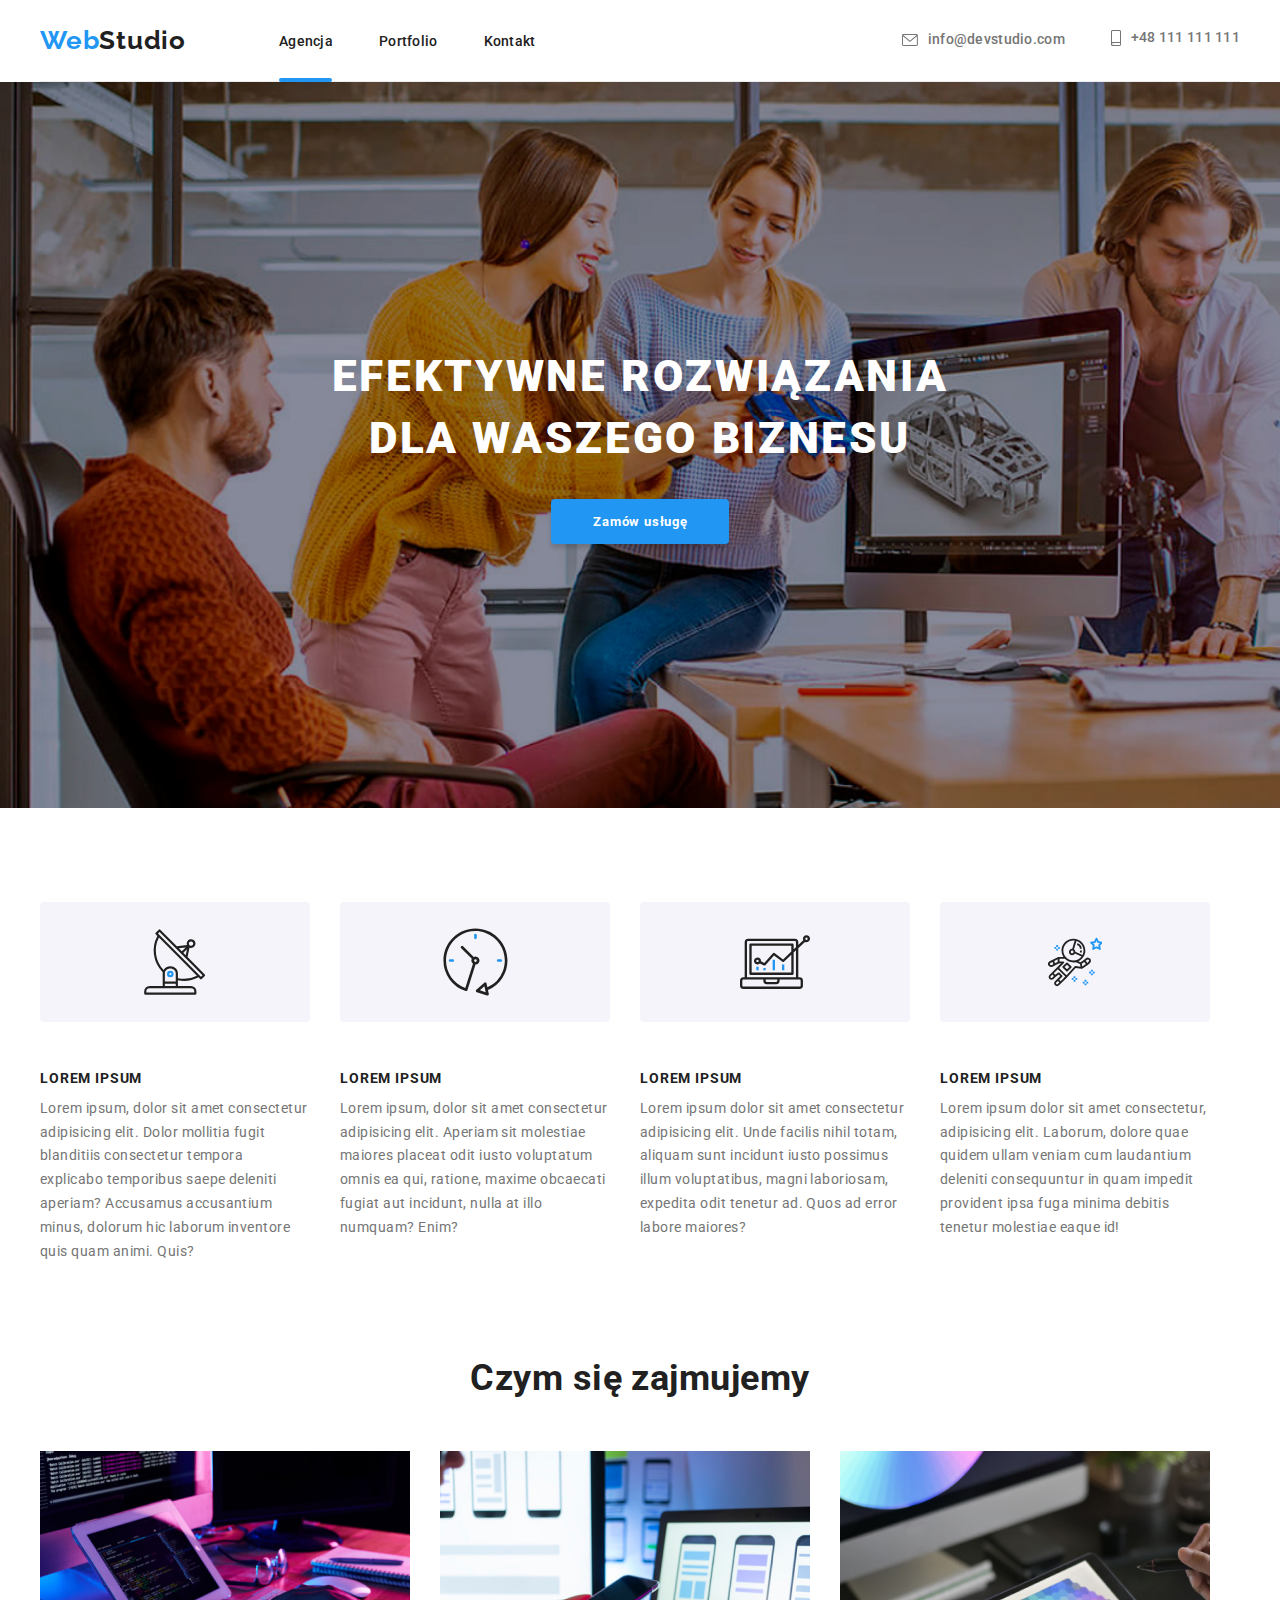
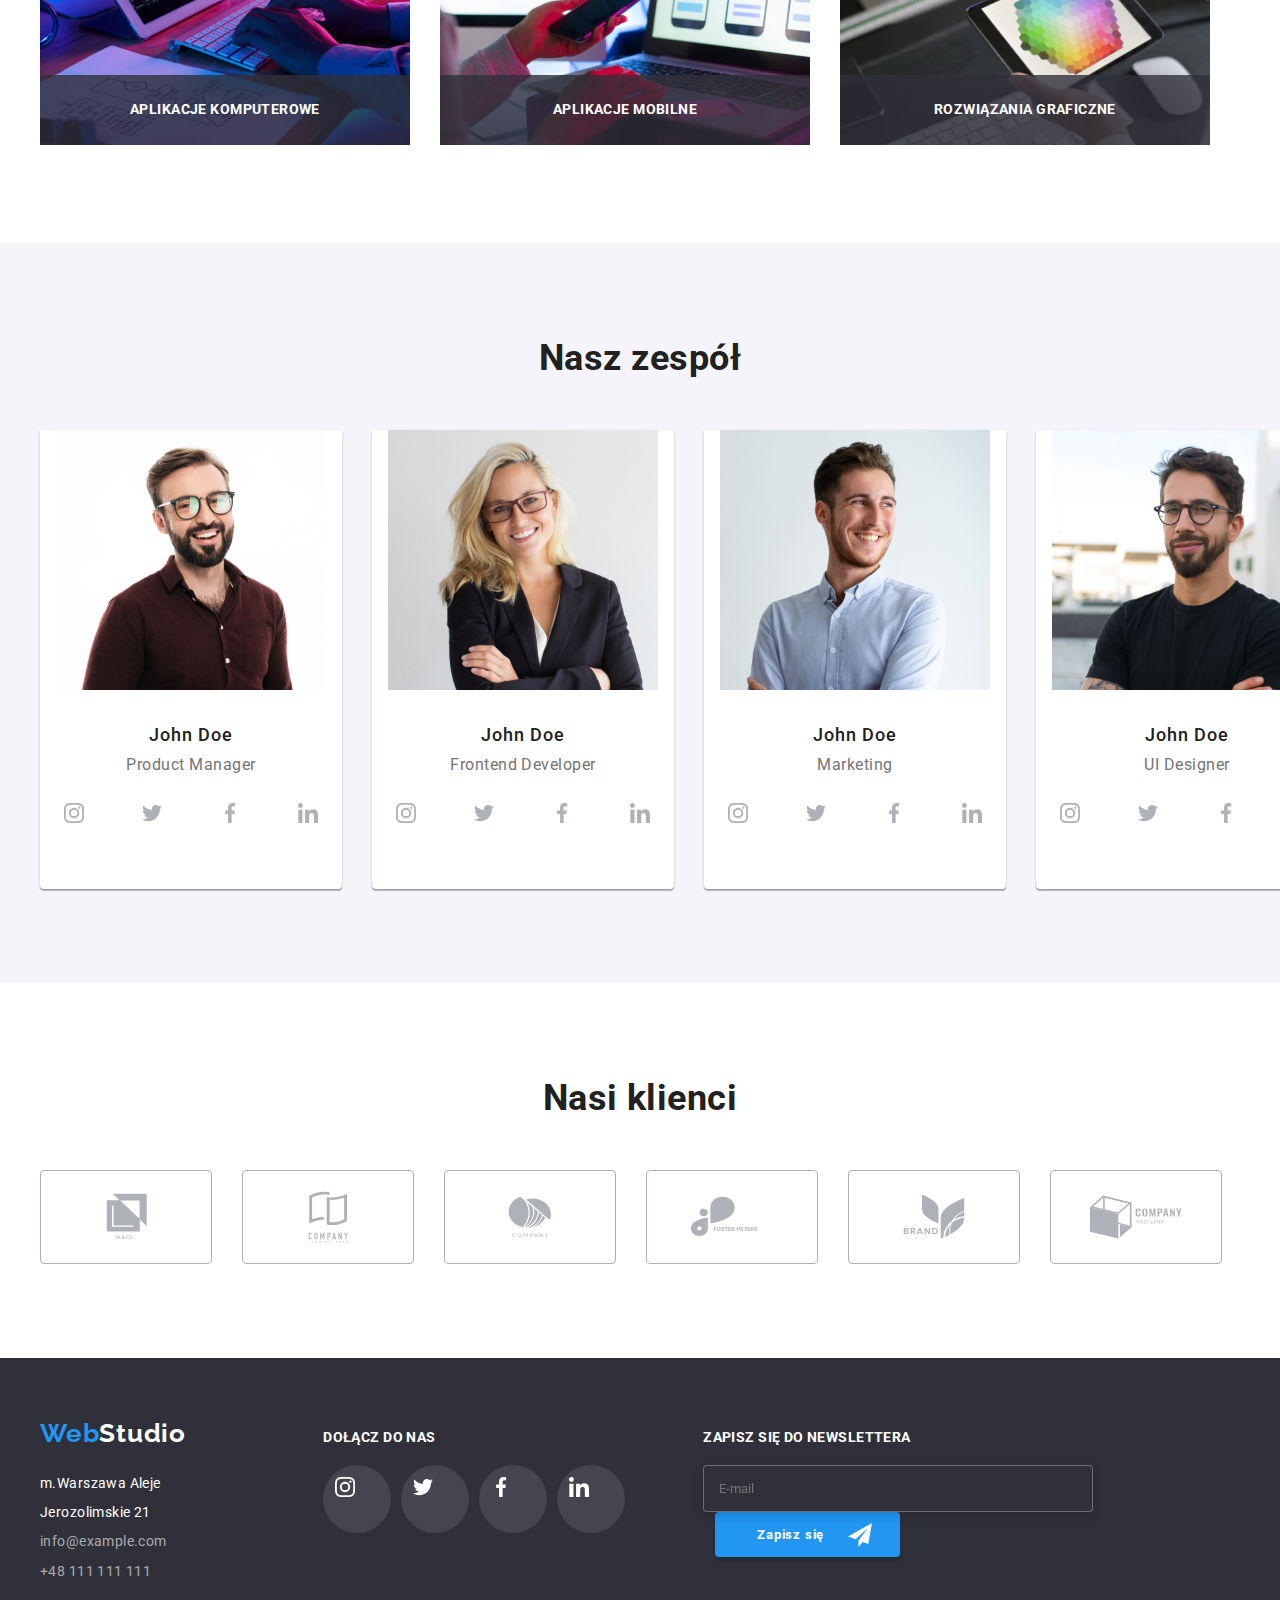
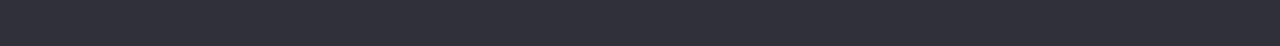
<file: index.html>
<!DOCTYPE html>
<html lang="pl">
  <head>
    <meta charset="UTF-8" />
    <meta http-equiv="X-UA Compatible" content="IE=edge" />
    <meta name="viewport" content="width=device-width, initial-scale=1.0" />
    <title>WebStudio</title>
    <link
      rel="stylesheet"
      href="https://cdnjs.cloudflare.com/ajax/libs/modern-normalize/1.1.0/modern-normalize.min.css"
      integrity="sha512-wpPYUAdjBVSE4KJnH1VR1HeZfpl1ub8YT/NKx4PuQ5NmX2tKuGu6U/JRp5y+Y8XG2tV+wKQpNHVUX03MfMFn9Q=="
      crossorigin="anonymous"
      referrerpolicy="no-referrer"
    />
    <link rel="preconnect" href="https://fonts.googleapis.com" />
    <link rel="preconnect" href="https://fonts.gstatic.com" crossorigin />
    <link
      href="https://fonts.googleapis.com/css2?family=Raleway:wght@700&family=Roboto:wght@400;500;700;900&display=swap"
      rel="stylesheet"
    />
    <link rel="stylesheet" href="./css/main.min.css" />
  </head>
  <body>
    <header>
      <div class="container container--main-body">
        <nav class="nav-header">
          <a class="logo" href="./index.html"
            >Web<span class="logo--dark">Studio</span></a
          >
          <ul class="menu">
            <li>
              <a class="menu__link-nav menu__link-nav--primary" href="./index.html"
                ><span class="menu__link-nav menu__link-nav--agency">Agencja</span></a
              >
            </li>
            <li>
              <a class="menu__link-nav menu__link-nav--primary" href="./portfolio.html"
                >Portfolio</a
              >
            </li>
            <li>
              <a class="menu__link-nav menu__link-nav--primary" href="#">Kontakt</a>
            </li>
          </ul>
        </nav>
        <ul class="menu menu--menu-nav">
          <li>
            <a class="menu__link-nav menu__link-nav--secondary" href="mailto:info@devstudio.com">
              <svg class="menu__icon-nav" width="16px" height="12px">
                <use href="./images/icons.svg#icon-envelope-1"></use>
              </svg>
              info@devstudio.com
            </a>
          </li>
          <li>
            <a class="menu__link-nav menu__link-nav--secondary" href="tel:+481111111">
              <svg class="menu__icon-nav" width="10px" height="16px">
                <use href="./images/icons.svg#icon-smartphone-1"></use>
              </svg>
              +48 111 111 111
            </a>
          </li>
        </ul>
      </div>
    </header>
    <!--1wsza sekcja Efektywne Rozwiazania-->
    <main>
      <section class="section section--solution">
        <div class="container container--main-content">
          <h1>
            Efektywne rozwiązania<br />
            dla waszego biznesu
          </h1>
          <button class="modal-btn modal-btn--modal-open" type="button" data-modal-open>zamów usługę</button>
        </div>
      </section>
      <!--2ga sekcja Lorem Ipsum-->
      <section class="section">
        <div class="container">
          <ul class="lorem">
            <li>
              <div class="lorem__item">
                <svg class="lorem__icons" width="65.32" hight="70">
                  <use href="./images/icons.svg#icon-antenna-1"></use>
                </svg>
              </div>
              <h3 class="lorem__element">Lorem Ipsum</h3>
              <p class="lorem__text">
                Lorem ipsum, dolor sit amet consectetur adipisicing elit. Dolor mollitia fugit
                blanditiis consectetur tempora explicabo temporibus saepe deleniti aperiam?
                Accusamus accusantium minus, dolorum hic laborum inventore quis quam animi. Quis?
              </p>
            </li>
            <li>
              <div class="lorem__item">
                <svg class="lorem__icons" width="66.96" hight="70">
                  <use href="./images/icons.svg#icon-clock-1"></use>
                </svg>
              </div>
              <h3 class="lorem__element">Lorem Ipsum</h3>
              <p class="lorem__text">
                Lorem ipsum, dolor sit amet consectetur adipisicing elit. Aperiam sit molestiae
                maiores placeat odit iusto voluptatum omnis ea qui, ratione, maxime obcaecati fugiat
                aut incidunt, nulla at illo numquam? Enim?
              </p>
            </li>
            <li>
              <div class="lorem__item">
                <svg class="lorem__icons" width="70" hight="53.69">
                  <use href="./images/icons.svg#icon-diagram-1"></use>
                </svg>
              </div>
              <h3 class="lorem__element">Lorem Ipsum</h3>
              <p class="lorem__text">
                Lorem ipsum dolor sit amet consectetur adipisicing elit. Unde facilis nihil totam,
                aliquam sunt incidunt iusto possimus illum voluptatibus, magni laboriosam, expedita
                odit tenetur ad. Quos ad error labore maiores?
              </p>
            </li>
            <li>
              <div class="lorem__item">
                <svg class="lorem__icons" width="54.83" hight="60.66">
                  <use href="./images/icons.svg#icon-astronaut-1"></use>
                </svg>
              </div>
              <h3 class="lorem__element">Lorem Ipsum</h3>
              <p class="lorem__text">
                Lorem ipsum dolor sit amet consectetur, adipisicing elit. Laborum, dolore quae
                quidem ullam veniam cum laudantium deleniti consequuntur in quam impedit provident
                ipsa fuga minima debitis tenetur molestiae eaque id!
              </p>
            </li>
          </ul>
        </div>
      </section>
      <!--3cia sekcja obszar działalności-->
      <section class="section section--operational">
        <div class="container">
          <h2 class="section__header">Czym się zajmujemy</h2>
          <ul class="operation operation--profession">
            <li>
              <figure class="operation__text">
                <img src="images/picture_1.jpg" alt="MC book" width="370" height="294" />
                <figcaption class="operation__signature">aplikacje komputerowe</figcaption>
              </figure>
            </li>
            <li>
              <figure class="operation__text">
                <img src="images/picture_2.jpg" alt="Phone" width="370" height="294" />
                <figcaption class="operation__signature">aplikacje mobilne</figcaption>
              </figure>
            </li>
            <li>
              <figure class="operation__text">
                <img src="images/picture_3.jpg" alt="Tablet" width="370" height="294" />
                <figcaption class="operation__signature">rozwiązania graficzne</figcaption>
              </figure>
            </li>
          </ul>
        </div>
      </section>
      <!--Zespół Webstudio-->
      <section class="section section--team">
        <div class="container">
          <h2 class="section__header">Nasz zespół</h2>
          <ul class="team">
            <li>
              <figure class="team__item">
                <img src="images/person_1.jpg" alt="John Doe photo" width="270" height="260" />
                <figcaption>
                  <h3 class="team__name">John Doe</h3>
                  <p class="team__role">Product Manager</p>
                  <ul class="team__icons">
                    <li class="team__icon">
                      <svg width="20" height="20">
                        <use href="./images/icons.svg#icon-instagram-3"></use>
                      </svg>
                    </li>
                    <li class="team__icon">
                      <svg width="20" height="20">
                        <use href="./images/icons.svg#icon-twitter-1"></use>
                      </svg>
                    </li>
                    <li class="team__icon">
                      <svg width="20" height="20">
                        <use href="./images/icons.svg#icon-facebook-1"></use>
                      </svg>
                    </li>
                    <li class="team__icon">
                      <svg width="20" height="20">
                        <use href="./images/icons.svg#icon-linkedin-1"></use>
                      </svg>
                    </li>
                  </ul>
                </figcaption>
              </figure>
            </li>
            <li>
              <figure class="team__item">
                <img src="images/person_2.jpg" alt="John Doe photo" width="270" height="260" />
                <figcaption>
                  <h3 class="team__name">John Doe</h3>
                  <p class="team__role">Frontend Developer</p>
                  <ul class="team__icons">
                    <li class="team__icon">
                      <svg width="20" height="20">
                        <use href="./images/icons.svg#icon-instagram-3"></use>
                      </svg>
                    </li>
                    <li class="team__icon">
                      <svg width="20" height="20">
                        <use href="./images/icons.svg#icon-twitter-1"></use>
                      </svg>
                    </li>
                    <li class="team__icon">
                      <svg width="20" height="20">
                        <use href="./images/icons.svg#icon-facebook-1"></use>
                      </svg>
                    </li>
                    <li class="team__icon">
                      <svg width="20" height="20">
                        <use href="./images/icons.svg#icon-linkedin-1"></use>
                      </svg>
                    </li>
                  </ul>
                </figcaption>
              </figure>
            </li>
            <li>
              <figure class="team__item">
                <img src="images/person_3.jpg" alt="John Doe photo" width="270" height="260" />
                <figcaption>
                  <h3 class="team__name">John Doe</h3>
                  <p class="team__role">Marketing</p>
                  <ul class="team__icons">
                    <li class="team__icon">
                      <svg width="20" height="20">
                        <use href="./images/icons.svg#icon-instagram-3"></use>
                      </svg>
                    </li>
                    <li class="team__icon">
                      <svg width="20" height="20">
                        <use href="./images/icons.svg#icon-twitter-1"></use>
                      </svg>
                    </li>
                    <li class="team__icon">
                      <svg width="20" height="20">
                        <use href="./images/icons.svg#icon-facebook-1"></use>
                      </svg>
                    </li>
                    <li class="team__icon">
                      <svg width="20" height="20">
                        <use href="./images/icons.svg#icon-linkedin-1"></use>
                      </svg>
                    </li>
                  </ul>
                </figcaption>
              </figure>
            </li>
            <li>
              <figure class="team__item">
                <img src="images/person_4.jpg" alt="John Doe photo" width="270" height="260" />
                <figcaption>
                  <h3 class="team__name">John Doe</h3>
                  <p class="team__role">UI Designer</p>
                  <ul class="team__icons">
                    <li class="team__icon">
                      <svg width="20" height="20">
                        <use href="./images/icons.svg#icon-instagram-3"></use>
                      </svg>
                    </li>
                    <li class="team__icon">
                      <svg width="20" height="20">
                        <use href="./images/icons.svg#icon-twitter-1"></use>
                      </svg>
                    </li>
                    <li class="team__icon">
                      <svg width="20" height="20">
                        <use href="./images/icons.svg#icon-facebook-1"></use>
                      </svg>
                    </li>
                    <li class="team__icon">
                      <svg width="20" height="20">
                        <use href="./images/icons.svg#icon-linkedin-1"></use>
                      </svg>
                    </li>
                  </ul>
                </figcaption>
              </figure>
            </li>
          </ul>
        </div>
      </section>
      <!--Nasi Klienci-->
      <section class="section">
        <div class="container">
          <h2 class="section__header">Nasi klienci</h2>
          <ul class="operation operation--customers">
            <li class="operation__clients">
              <svg width="41" height="46.7">
                <use href="images/icons.svg#icon-group-7"></use>
              </svg>
            </li>
            <li class="operation__clients">
              <svg width="40" height="52">
                <use href="images/icons.svg#icon-group-2"></use>
              </svg>
            </li>
            <li class="operation__clients">
              <svg width="43.46" height="41.18">
                <use href="images/icons.svg#icon-group-3"></use>
              </svg>
            </li>
            <li class="operation__clients">
              <svg width="84.44" height="40.62" color="reset">
                <use href="images/icons.svg#icon-group-41"></use>
              </svg>
            </li>
            <li class="operation__clients">
              <svg width="62.54" height="45.43" fill="#afb1b8">
                <use href="images/icons.svg#icon-group-5"></use>
              </svg>
            </li>
            <li class="operation__clients">
              <svg width="93.79" height="43.93">
                <use href="images/icons.svg#icon-group-6"></use>
              </svg>
            </li>
          </ul>
        </div>
      </section>
    </main>
    <footer>
      <div class="container container--end-body">
        <div>
          <a class="logo" href="./index.html">Web<span class="logo--light">Studio</span></a>
          <address>
            <ul class="footer">
              <li>
                <a
                  class="footer__maps"
                  href="https://goo.gl/maps/4yjW4w5AXTQKJYEA8"
                  target="_blank"
                  >m.Warszawa Aleje Jerozolimskie 21</a
                >
              </li>
              <li>
                <a class="footer__address" href="mailto:info@example.com">info@example.com</a>
              </li>
              <li><a class="footer__address" href="tel:+481111111">+48 111 111 111</a></li>
            </ul>
          </address>
        </div>
        <div>
          <h4 class="footer__header">dołącz do nas</h4>
          <ul class="footer__media-list">
            <li class="footer__media-item">
              <svg class="footer__media-icon" width="20" height="20">
                <use href="./images/icons.svg#icon-instagram-3"></use>
              </svg>
            </li>
            <li class="footer__media-item">
              <svg class="footer__media-icon" width="20" height="20">
                <use href="./images/icons.svg#icon-twitter-1"></use>
              </svg>
            </li>
            <li class="footer__media-item">
              <svg class="footer__media-icon" width="20" height="20">
                <use href="./images/icons.svg#icon-facebook-1"></use>
              </svg>
            </li>
            <li class="footer__media-item">
              <svg class="footer__media-icon" width="20" height="20">
                <use href="./images/icons.svg#icon-linkedin-1"></use>
              </svg>
            </li>
          </ul>
        </div>
        <div class="form-footer">
          <form>
            <h4 class="form-footer__header">zapisz się do newslettera</h4>
            <input type="email" class="form-footer__email" name="email" placeholder="E-mail" required />
            <button type="submit" class="form-footer__button">
              Zapisz się
              <svg class="form-footer__button-icon" width="24" height="24">
                <use href="./images/icons.svg#icon-icon-send"></use>
              </svg>
            </button>
          </form>
        </div>
      </div>
    </footer>
    <div class="backdrop is-hidden" data-modal>
      <div class="modal">
        <form>
          <p>Zostaw swoje dane w formularzu poniżej</p>
          <label class="modal__label">
            Imię
            <input type="text" name="name" class="modal__input" />
            <svg class="modal__icon" width="18" hight="18">
              <use href="./images/icons.svg#icon-person-black"></use>
            </svg>
          </label>
          <label class="modal__label">
            Telefon
            <input type="tel" name="phone" class="modal__input" />
            <svg class="modal__icon" width="18" hight="18">
              <use href="./images/icons.svg#icon-phone-black"></use>
            </svg>
          </label>
          <label class="modal__label">
            E-mail
            <input type="email" name="email" class="modal__input" />
            <svg class="modal__icon" width="18" hight="18">
              <use href="./images/icons.svg#icon-email-black"></use>
            </svg>
          </label>
          <label class="modal__label">
            Komentarz
            <textarea
              name="text"
              class="modal__comment-box"
              placeholder="Wprowadź tekst"
            ></textarea>
          </label>
          <div class="modal__checkbox-label">
            <label>
              <input type="checkbox" name="policy" value="conditions" class="modal__checkbox-input" />
              <span class="modal__policy-text">
                Oświadczam iż akceptuję <a class="modal__policy" href="#">Regulamin </a> i
                <a class="modal__policy" href="#">Politykę Prywatności.</a></span
              >
              <svg class="modal__check-icon" width="11" height="8">
                <use href="./images/icons.svg#icon-Vector-check"></use>
              </svg>
            </label>
          </div>
          <label>
            <button type="submit" class="modal-btn modal-btn--sent-button">Wyślij</button>
          </label>
        </form>
        <button type="button" class="modal-close" data-modal-close>
          <svg class="modal-close__icon" width="17" height="17">
            <use href="./images/icons.svg#icon-close-black"></use>
          </svg>
        </button>
      </div>
    </div>
    <script src="./js/modal.js"></script>
  </body>
</html>
</file>
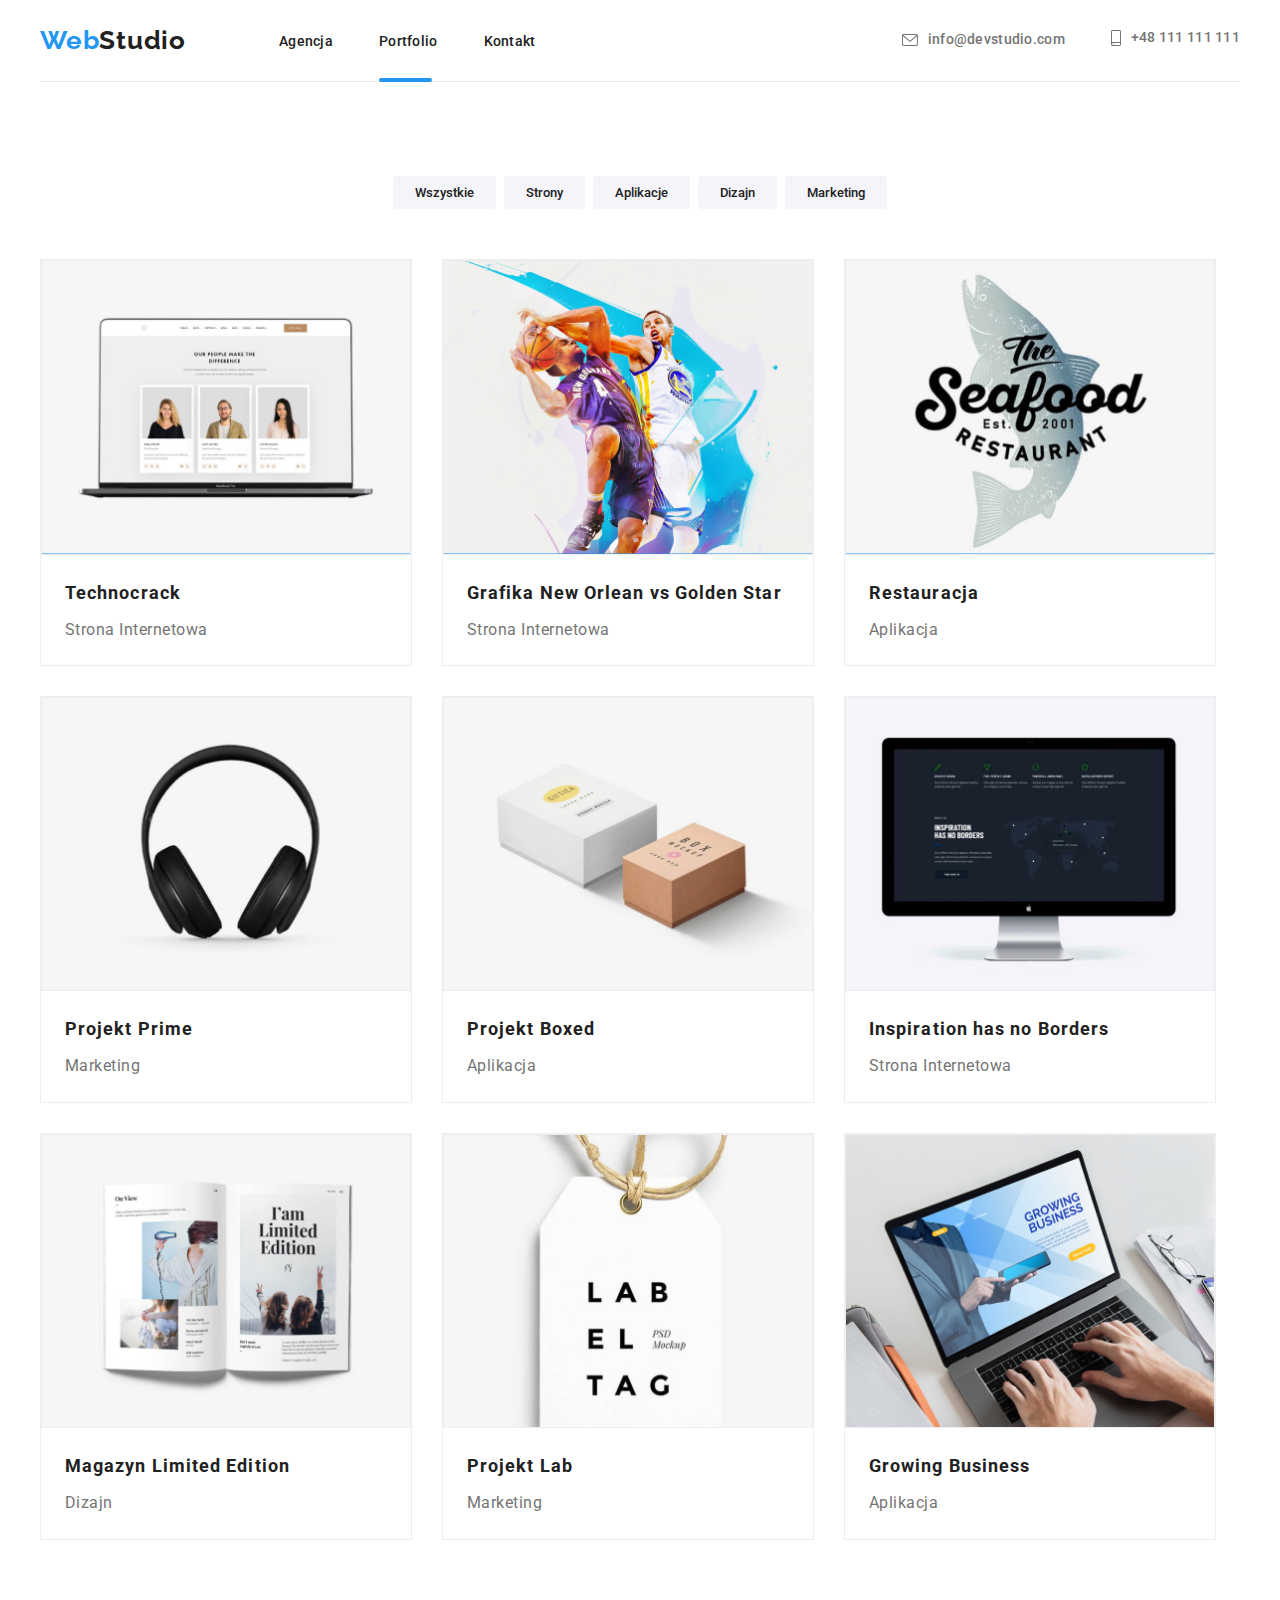
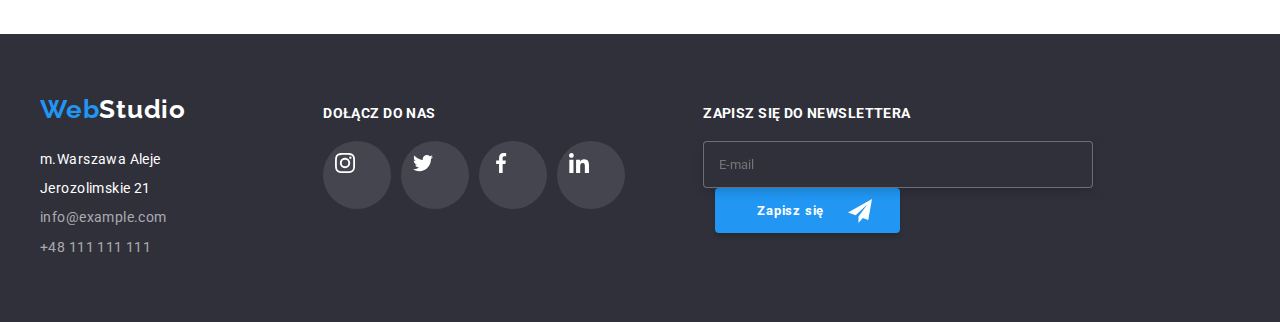
<file: portfolio.html>
<!DOCTYPE html>
<html lang="pl">
  <head>
    <meta charset="UTF-8" />
    <meta http-equiv="X-UA Compatible" content="IE=edge" />
    <meta name="viewport" content="width=device-width, initial-scale=1.0" />
    <title>Portfolio</title>
    <link
      rel="stylesheet"
      href="https://cdnjs.cloudflare.com/ajax/libs/modern-normalize/1.1.0/modern-normalize.min.css"
      integrity="sha512-wpPYUAdjBVSE4KJnH1VR1HeZfpl1ub8YT/NKx4PuQ5NmX2tKuGu6U/JRp5y+Y8XG2tV+wKQpNHVUX03MfMFn9Q=="
      crossorigin="anonymous"
      referrerpolicy="no-referrer"
    />
    <link rel="preconnect" href="https://fonts.googleapis.com" />
    <link rel="preconnect" href="https://fonts.gstatic.com" crossorigin />
    <link
      href="https://fonts.googleapis.com/css2?family=Raleway:wght@700&family=Roboto:wght@400;500;700;900&display=swap"
      rel="stylesheet"
    />
    <link rel="stylesheet" href="./css/main.min.css" />
  </head>
  <body>
    <header>
      <div class="container container--main-body">
        <nav class="nav-header">
          <a class="logo" href="/index.html"
            >Web<span class="logo--dark">Studio</span></a
          >
          <ul class="menu">
            <li>
              <a class="menu__link-nav menu__link-nav--primary" href="./index.html">Agencja</a>
            </li>
            <li>
              <a class="menu__link-nav menu__link-nav--primary" href="./portfolio.html"
                ><span class="menu__link-nav menu__link-nav--portfolio">Portfolio</span></a
              >
            </li>
            <li>
              <a class="menu__link-nav menu__link-nav--primary" href="#">Kontakt</a>
            </li>
          </ul>
        </nav>
        <ul class="menu">
          <li>
            <a class="menu__link-nav menu__link-nav--secondary" href="mailto:info@devstudio.com">
              <svg class="menu__icon-nav" width="16px" height="12px">
                <use href="./images/icons.svg#icon-envelope-1"></use>
              </svg>
              info@devstudio.com
            </a>
          </li>
          <li>
            <a class="menu__link-nav menu__link-nav--secondary" href="tel:+481111111">
              <svg class="menu__icon-nav" width="10px" height="16px">
                <use href="./images/icons.svg#icon-smartphone-1"></use>
              </svg>
              +48 111 111 111
            </a>
          </li>
        </ul>
      </div>
    </header>
    <main>
      <!--sections Buttons & Blocks-->
      <section class="section">
        <div class="container">
          <ul class="button-nav">
            <li><button class="button-nav__main" type="button">Wszystkie</button></li>
            <li><button class="button-nav__main" type="button">Strony</button></li>
            <li><button class="button-nav__main" type="button">Aplikacje</button></li>
            <li><button class="button-nav__main" type="button">Dizajn</button></li>
            <li><button class="button-nav__main" type="button">Marketing</button></li>
          </ul>
          <ul class="gallery">
            <li class="gallery__item">
              <figure class="gallery__card">
                <div class="gallery__img-container">
                  <img src="./images/technocrack.jpg" alt="techocrack" width="370" height="294" />
                  <p class="gallery__box-card">
                    Technocrack jest popularną platformą wykorzystywaną do rozpowszechniania
                    koronawirusa. Firmy wykorzystują tę platformę do celów szpiegowskich i ataków na
                    niezabezpieczone serwery konkurencji
                  </p>
                </div>
                <figcaption>
                  <h3 class="product">Technocrack</h3>
                  <p class="product-type">Strona Internetowa</p>
                </figcaption>
              </figure>
            </li>
            <li class="gallery">
              <figure class="gallery__card">
                <div class="gallery__img-container">
                  <img src="./images/basketball.jpg" alt="basketball" width="370" height="294" />
                  <p class="gallery__box-card">
                    Technocrack jest popularną platformą wykorzystywaną do rozpowszechniania
                    koronawirusa. Firmy wykorzystują tę platformę do celów szpiegowskich i ataków na
                    niezabezpieczone serwery konkurencji
                  </p>
                </div>
                <figcaption>
                  <h3 class="product">Grafika New Orlean vs Golden Star</h3>
                  <p class="product-type">Strona Internetowa</p>
                </figcaption>
              </figure>
            </li>
            <li class="gallery">
              <figure class="gallery__card">
                <div class="gallery__img-container">
                  <img src="./images/seafood.jpg" alt="restaurant" width="370" height="294" />
                  <p class="gallery__box-card">
                    Technocrack jest popularną platformą wykorzystywaną do rozpowszechniania
                    koronawirusa. Firmy wykorzystują tę platformę do celów szpiegowskich i ataków na
                    niezabezpieczone serwery konkurencji
                  </p>
                </div>
                <figcaption>
                  <h3 class="product">Restauracja</h3>
                  <p class="product-type">Aplikacja</p>
                </figcaption>
              </figure>
            </li>
            <li class="gallery">
              <figure class="gallery__card">
                <div class="gallery__img-container">
                  <img src="./images/headset.jpg" alt="headset" width="370" height="294" />
                  <p class="gallery__box-card">
                    Technocrack jest popularną platformą wykorzystywaną do rozpowszechniania
                    koronawirusa. Firmy wykorzystują tę platformę do celów szpiegowskich i ataków na
                    niezabezpieczone serwery konkurencji
                  </p>
                </div>
                <figcaption>
                  <h3 class="product">Projekt Prime</h3>
                  <p class="product-type">Marketing</p>
                </figcaption>
              </figure>
            </li>
            <li class="gallery">
              <figure class="gallery__card">
                <div class="gallery__img-container">
                  <img src="./images/box.jpg" alt="projectBox" width="370" height="294" />
                  <p class="gallery__box-card">
                    Technocrack jest popularną platformą wykorzystywaną do rozpowszechniania
                    koronawirusa. Firmy wykorzystują tę platformę do celów szpiegowskich i ataków na
                    niezabezpieczone serwery konkurencji
                  </p>
                </div>
                <figcaption>
                  <h3 class="product">Projekt Boxed</h3>
                  <p class="product-type">Aplikacja</p>
                </figcaption>
              </figure>
            </li>
            <li class="gallery">
              <figure class="gallery__card">
                <div class="gallery__img-container">
                  <img src="./images/inspiration.jpg" alt="inspiration" width="370" height="294" />
                  <p class="gallery__box-card">
                    Technocrack jest popularną platformą wykorzystywaną do rozpowszechniania
                    koronawirusa. Firmy wykorzystują tę platformę do celów szpiegowskich i ataków na
                    niezabezpieczone serwery konkurencji
                  </p>
                </div>
                <figcaption>
                  <h3 class="product">Inspiration has no Borders</h3>
                  <p class="product-type">Strona Internetowa</p>
                </figcaption>
              </figure>
            </li>
            <li class="gallery">
              <figure class="gallery__card">
                <div class="gallery__img-container">
                  <img src="./images/magazin.jpg" alt="magazin" width="370" height="294" />
                  <p class="gallery__box-card">
                    Technocrack jest popularną platformą wykorzystywaną do rozpowszechniania
                    koronawirusa. Firmy wykorzystują tę platformę do celów szpiegowskich i ataków na
                    niezabezpieczone serwery konkurencji
                  </p>
                </div>
                <figcaption>
                  <h3 class="product">Magazyn Limited Edition</h3>
                  <p class="product-type">Dizajn</p>
                </figcaption>
              </figure>
            </li>
            <li class="gallery">
              <figure class="gallery__card">
                <div class="gallery__img-container">
                  <img src="./images/label_tag.jpg" alt="label_tag" width="370" height="294" />
                  <p class="gallery__box-card">
                    Technocrack jest popularną platformą wykorzystywaną do rozpowszechniania
                    koronawirusa. Firmy wykorzystują tę platformę do celów szpiegowskich i ataków na
                    niezabezpieczone serwery konkurencji
                  </p>
                </div>
                <figcaption>
                  <h3 class="product">Projekt Lab</h3>
                  <p class="product-type">Marketing</p>
                </figcaption>
              </figure>
            </li>
            <li class="gallery">
              <figure class="gallery__card">
                <div class="gallery__img-container">
                  <img src="./images/growing.jpg" alt="growing" width="370" height="294" />
                  <p class="gallery__box-card">
                    Technocrack jest popularną platformą wykorzystywaną do rozpowszechniania
                    koronawirusa. Firmy wykorzystują tę platformę do celów szpiegowskich i ataków na
                    niezabezpieczone serwery konkurencji
                  </p>
                </div>
                <figcaption>
                  <h3 class="product">Growing Business</h3>
                  <p class="product-type">Aplikacja</p>
                </figcaption>
              </figure>
            </li>
          </ul>
        </div>
      </section>
    </main>
    <footer>
      <div class="container container--end-body">
        <div>
          <a class="logo" href="./index.html">Web<span class="logo--light">Studio</span></a>
          <address>
            <ul class="footer">
              <li>
                <a
                  class="footer__maps"
                  href="https://goo.gl/maps/4yjW4w5AXTQKJYEA8"
                  target="_blank"
                  >m.Warszawa Aleje Jerozolimskie 21</a
                >
              </li>
              <li>
                <a class="footer__address" href="mailto:info@example.com">info@example.com</a>
              </li>
              <li><a class="footer__address" href="tel:+481111111">+48 111 111 111</a></li>
            </ul>
          </address>
        </div>
        <div>
          <h4 class="footer__header">dołącz do nas</h4>
          <ul class="footer__media-list">
            <li class="footer__media-item">
              <svg class="footer__media-icon" width="20" height="20">
                <use href="./images/icons.svg#icon-instagram-3"></use>
              </svg>
            </li>
            <li class="footer__media-item">
              <svg class="footer__media-icon" width="20" height="20">
                <use href="./images/icons.svg#icon-twitter-1"></use>
              </svg>
            </li>
            <li class="footer__media-item">
              <svg class="footer__media-icon" width="20" height="20">
                <use href="./images/icons.svg#icon-facebook-1"></use>
              </svg>
            </li>
            <li class="footer__media-item">
              <svg class="footer__media-icon" width="20" height="20">
                <use href="./images/icons.svg#icon-linkedin-1"></use>
              </svg>
            </li>
          </ul>
        </div>
        <div class="form-footer">
          <form>
            <h4 class="form-footer__header">zapisz się do newslettera</h4>
            <input type="email" class="form-footer__email" name="email" placeholder="E-mail" required />
            <button type="submit" class="form-footer__button">
              Zapisz się
              <svg class="form-footer__button-icon" width="24" height="24">
                <use href="./images/icons.svg#icon-icon-send"></use>
              </svg>
            </button>
          </form>
        </div>
      </div>
    </footer>
  </body>
</html>
</file>
<file: css/main.min.css>
.button-nav{display:-webkit-box;display:-ms-flexbox;display:flex;-webkit-column-gap:8px;-moz-column-gap:8px;column-gap:8px;-webkit-box-pack:center;-ms-flex-pack:center;justify-content:center;padding-bottom:50px}.button-nav__main{font-family:"Roboto",sans-serif;background-color:#f5f4fa;border:none;color:#212121;font-weight:500;line-height:1.6;text-align:center;padding:6px 22px;border-radius:4px}.button-nav__main:hover,.button-nav__main:focus{color:#fff;background-color:#2196f3;-webkit-box-shadow:0px 3px 1px rgba(0,0,0,.1),0px 1px 2px rgba(0,0,0,.08),0px 2px 2px rgba(0,0,0,.12);box-shadow:0px 3px 1px rgba(0,0,0,.1),0px 1px 2px rgba(0,0,0,.08),0px 2px 2px rgba(0,0,0,.12);-webkit-transition-duration:250ms;transition-duration:250ms;-webkit-transition-timing-function:cubic-bezier(0.4, 0, 0.2, 1);transition-timing-function:cubic-bezier(0.4, 0, 0.2, 1)}.lorem{display:-webkit-inline-box;display:-ms-inline-flexbox;display:inline-flex;-ms-flex-preferred-size:calc((100% - 60px)/4);flex-basis:calc((100% - 60px)/4);-webkit-box-pack:justify;-ms-flex-pack:justify;justify-content:space-between;gap:30px}.lorem__element{text-transform:uppercase;font-size:14px;line-height:1.1;padding-top:30px}.lorem__item{width:270px;height:120px;background-color:#f5f4fa;border-radius:4px;display:-webkit-inline-box;display:-ms-inline-flexbox;display:inline-flex;-webkit-box-align:center;-ms-flex-align:center;align-items:center;-webkit-box-pack:center;-ms-flex-pack:center;justify-content:center}.lorem__text{width:270px;font-size:14px;line-height:1.7;margin-top:10px}.backdrop{position:fixed;left:0;top:0;width:100%;height:100%;background-color:rgba(0,0,0,.1)}.is-hidden{opacity:0;visibility:hidden;pointer-events:none}.modal{position:absolute;top:50%;left:50%;width:528px;min-height:581px;-webkit-transform:translate(-50%, -50%);transform:translate(-50%, -50%);background-color:#fff}.modal__icon{fill:#212121;position:absolute;-webkit-transform:translate(30%, -25%);transform:translate(30%, -25%);left:52px}.modal__input{width:448px;height:40px;border:1px solid rgba(33,33,33,.2);border-radius:4px;margin-top:4px;position:relative;padding-left:42px}.modal__input:focus-within+svg,.modal__input:hover+svg,.modal__input:hover,.modal__input:focus{outline:none;border-color:#2196f3;fill:#2196f3;-webkit-transition-duration:250ms;transition-duration:250ms;-webkit-transition-timing-function:cubic-bezier(0.4, 0, 0.2, 1);transition-timing-function:cubic-bezier(0.4, 0, 0.2, 1)}.modal__label{font-family:"Roboto",sans-serif;font-style:normal;font-weight:400;font-size:12px;line-height:1.17;letter-spacing:.01em;color:#757575;display:-webkit-box;display:-ms-flexbox;display:flex;-webkit-box-orient:vertical;-webkit-box-direction:normal;-ms-flex-direction:column;flex-direction:column;padding:0 40px 10px 40px}.modal__comment-box{width:448px;height:120px;border:1px solid rgba(33,33,33,.2);border-radius:4px;resize:none;padding-top:12px;padding-left:16px;margin-top:4px}.modal__checkbox-label{margin:20px 54px 30px 54px;-webkit-transition:background-color .2s easy-in,15s easy-in,-webkit-box-shadow 0;transition:background-color .2s easy-in,15s easy-in,-webkit-box-shadow 0;transition:background-color .2s easy-in,box-shadow 0,15s easy-in;transition:background-color .2s easy-in,box-shadow 0,15s easy-in,-webkit-box-shadow 0;display:block}.modal__checkbox-input{width:16px;height:15px;border-color:#212121;display:-webkit-inline-box;display:-ms-inline-flexbox;display:inline-flex;-webkit-box-align:center;-ms-flex-align:center;align-items:center}.modal__checkbox-input:hover,.modal__checkbox-input:focus{background-color:#2196f3;border-color:#2196f3;-webkit-transition-duration:250ms;transition-duration:250ms;-webkit-transition-timing-function:cubic-bezier(0.4, 0, 0.2, 1);transition-timing-function:cubic-bezier(0.4, 0, 0.2, 1)}.modal__check-icon{position:relative;-webkit-transform:translate(30%, -320%);transform:translate(30%, -320%);visibility:hidden}.modal__policy{color:#2196f3;text-decoration:underline}.modal__policy-text{font-family:"Roboto",sans-serif;font-style:normal;font-weight:400;font-size:14px;line-height:1.7;letter-spacing:.03em;color:#757575}.modal p{font-family:"Roboto",sans-serif;font-style:normal;font-weight:700;font-size:20px;line-height:1.15;text-align:center;letter-spacing:.03em;color:#212121;padding:40px 40px 12px 40px}.modal textarea[name=text]:focus-within{outline:none;border-color:#2196f3}.footer{padding:20px 0 60px 0}.footer__maps,.footer__address{font-family:"Roboto",sans-serif;font-size:14px;line-height:2.1;letter-spacing:.03em;font-style:normal}.footer__header{text-transform:uppercase;font-style:normal;padding:12px 0 20px 0}.footer__media-item{width:44px;height:44px;border-radius:50%;padding:12px;background-color:rgba(255,255,255,.1)}.footer__media-item:hover,.footer__media-item:focus,.footer__media-item:hover svg,.footer__media-item:focus svg{background-color:#2196f3;-webkit-transition-duration:250ms;transition-duration:250ms;-webkit-transition-timing-function:cubic-bezier(0.4, 0, 0.2, 1);transition-timing-function:cubic-bezier(0.4, 0, 0.2, 1)}.footer__media-list{display:-webkit-box;display:-ms-flexbox;display:flex;-webkit-box-align:center;-ms-flex-align:center;align-items:center;gap:10px}.footer__media-icon{fill:#fff}.footer__maps{color:#fff}.footer__address{color:rgba(255,255,255,.6)}.nav-header,.menu{display:-webkit-box;display:-ms-flexbox;display:flex;-webkit-box-pack:justify;-ms-flex-pack:justify;justify-content:space-between;-webkit-box-align:center;-ms-flex-align:center;align-items:center;-webkit-column-gap:46px;-moz-column-gap:46px;column-gap:46px}.menu__link-nav{font-family:"Roboto",sans-serif;font-weight:500;font-size:14px;line-height:1.14;letter-spacing:.02em}.menu__link-nav:hover svg,.menu__link-nav:focus svg,.menu__link-nav:hover,.menu__link-nav:focus{color:#2196f3;fill:#2196f3;-webkit-transition-duration:250ms;transition-duration:250ms;-webkit-transition-timing-function:cubic-bezier(0.4, 0, 0.2, 1);transition-timing-function:cubic-bezier(0.4, 0, 0.2, 1)}.menu__link-nav--primary{color:#212121;position:relative}.menu__link-nav--primary:is:hover,:focus,:active{color:#2196f3}.menu__link-nav--primary:active::after,.menu__link-nav--agency::after,.menu__link-nav--portfolio::after{content:"";position:absolute;width:53px;height:4px;border-radius:2px;background-color:#2196f3;display:block;margin-top:28px}.menu__link-nav--secondary{display:-webkit-inline-box;display:-ms-inline-flexbox;display:inline-flex;color:#757575;-webkit-box-align:center;-ms-flex-align:center;align-items:center}.menu__icon-nav{fill:#757575;margin-right:10px}.operation{display:-webkit-inline-box;display:-ms-inline-flexbox;display:inline-flex;-webkit-box-pack:justify;-ms-flex-pack:justify;justify-content:space-between;gap:30px;padding-top:50px}.operation__text{position:relative;display:-webkit-inline-box;display:-ms-inline-flexbox;display:inline-flex}.operation__signature{font-family:"Roboto",sans-serif;font-weight:700;font-size:14px;line-height:1.1;text-align:center;letter-spacing:.03em;text-transform:uppercase;position:absolute;left:0;right:0;bottom:0;color:#fff;background:rgba(47,48,58,.8);padding:27px 90px}.operation__clients{display:-webkit-box;display:-ms-flexbox;display:flex;-webkit-box-pack:center;-ms-flex-pack:center;justify-content:center;-webkit-box-align:center;-ms-flex-align:center;align-items:center;height:92px;width:170px;border:1px solid #afb1b8;border-radius:4px;color:#afb1b8}.operation__clients:hover,.operation__clients:focus,.operation__clients:hover svg,.operation__clients:focus svg{border-color:#2196f3;fill:#2196f3;-webkit-transition-duration:250ms;transition-duration:250ms;-webkit-transition-timing-function:cubic-bezier(0.4, 0, 0.2, 1);transition-timing-function:cubic-bezier(0.4, 0, 0.2, 1)}.operation--profession{-ms-flex-preferred-size:calc((100% - 60px)/3);flex-basis:calc((100% - 60px)/3)}.operation--customers{-ms-flex-preferred-size:calc((100% - 150px)/6);flex-basis:calc((100% - 150px)/6)}.gallery{display:-webkit-box;display:-ms-flexbox;display:flex;-ms-flex-wrap:wrap;flex-wrap:wrap;-ms-flex-preferred-size:calc((100% - 90px)/3);flex-basis:calc((100% - 90px)/3);gap:30px}.gallery__item{display:-webkit-box;display:-ms-flexbox;display:flex;-ms-flex-wrap:wrap;flex-wrap:wrap;-ms-flex-preferred-size:calc((100% - 90px)/3);flex-basis:calc((100% - 90px)/3);gap:30px}.gallery__card{width:370px;border:1px solid #eee;background:#fff}.gallery__img-container>img{display:block;width:100%;height:100%;-o-object-fit:cover;object-fit:cover}.gallery__img-container{position:relative;overflow:hidden;border:1px solid #eee}.gallery__box-card{margin:0;position:absolute;left:0;right:0;top:0;bottom:0;background:rgba(33,150,243,.9);padding:49px 45px 49px 24px;color:#fff;border:none}.gallery__card figcaption{padding:20px 0 20px 24px}.gallery__card figcaption:hover,.gallery__card figcaption:focus{-webkit-box-shadow:0px 1px 1px rgba(0,0,0,.12),0px 4px 4px rgba(0,0,0,.06),1px 4px 6px rgba(0,0,0,.16);box-shadow:0px 1px 1px rgba(0,0,0,.12),0px 4px 4px rgba(0,0,0,.06),1px 4px 6px rgba(0,0,0,.16);-webkit-transition-duration:250ms;transition-duration:250ms;-webkit-transition-timing-function:cubic-bezier(0.4, 0, 0.2, 1);transition-timing-function:cubic-bezier(0.4, 0, 0.2, 1)}.gallery__box-card{-webkit-transform:translateY(100%);transform:translateY(100%);-webkit-transition:-webkit-transform .3s ease-in;transition:-webkit-transform .3s ease-in;transition:transform .3s ease-in;transition:transform .3s ease-in, -webkit-transform .3s ease-in}.gallery__card:hover .gallery__box-card{-webkit-transform:translateY(0);transform:translateY(0)}.product{padding-bottom:4px;border:none}.logo{color:#2196f3;padding-right:47px;font-weight:700;font-family:"Raleway",sans-serif;font-size:26px;letter-spacing:.03em;line-height:1.19}.logo--dark{color:#212121}.logo--light{color:#fff}*{margin:0;padding:0}.section{padding:94px 0}.section__header{font-weight:700;font-size:36px;line-height:1.2;text-align:center;color:#212121}.section--solution{background-image:url(../images/overlay.jpg);background-repeat:no-repeat;background-size:cover;background-color:#2f303a}.section--operational{padding-top:0}.section--team{background-color:#f5f4fa}svg{fill:#afb1b8}.container{max-width:1200px;width:100%;margin:0 auto}.container--end-body{display:-webkit-box;display:-ms-flexbox;display:flex;-webkit-box-pack:justify;-ms-flex-pack:justify;justify-content:space-between;padding-top:60px;-webkit-column-gap:70px;-moz-column-gap:70px;column-gap:70px}.container--main-body{display:-webkit-box;display:-ms-flexbox;display:flex;-webkit-box-pack:justify;-ms-flex-pack:justify;justify-content:space-between;-webkit-box-align:center;-ms-flex-align:center;align-items:center;padding:25px 0;border-bottom:1px solid #ececec}.container--main-content{text-align:center;padding:170px 0;gap:30px}ul{list-style:none}a{text-decoration:none}button,.social__media,.operation__clients,.social__footer-icon,.gallery{cursor:pointer}body{font-family:"Roboto",sans-serif;color:#212121;letter-spacing:.03em}h1{font-weight:900;font-size:44px;line-height:1.4;text-align:center;letter-spacing:.06em;text-transform:uppercase;color:#fff}h3{font-weight:700;font-size:18px;color:#212121;line-height:2;letter-spacing:.06em}h4{color:#fff;font-weight:700;font-size:14px;line-height:1.1;letter-spacing:.03em}p{line-height:1.9;color:#757575}footer{background-color:#2f303a}.team{display:-webkit-inline-box;display:-ms-inline-flexbox;display:inline-flex;-webkit-box-pack:justify;-ms-flex-pack:justify;justify-content:space-between;gap:30px;padding-top:50px;-ms-flex-preferred-size:calc((100% - 90px)/4);flex-basis:calc((100% - 90px)/4)}.team__item{background:#fff;-webkit-box-shadow:0px 1px 3px rgba(0,0,0,.12),0px 1px 1px rgba(0,0,0,.14),0px 2px 1px rgba(0,0,0,.2);box-shadow:0px 1px 3px rgba(0,0,0,.12),0px 1px 1px rgba(0,0,0,.14),0px 2px 1px rgba(0,0,0,.2);border-radius:0px 0px 4px 4px;text-align:center}.team__name{font-weight:500;line-height:1.2;padding-top:30px}.team__role{line-height:1.2;padding-top:10px;padding-bottom:16px}.team__icons{display:-webkit-inline-box;display:-ms-inline-flexbox;display:inline-flex;-webkit-box-pack:center;-ms-flex-pack:center;justify-content:center;gap:10px;padding-bottom:30px}.team__icon{width:44px;height:44px;border-radius:50%;padding:12px;background-color:#fff;display:-webkit-box;display:-ms-flexbox;display:flex;-ms-flex-preferred-size:calc((100% - 40px)/4);flex-basis:calc((100% - 40px)/4);gap:10px;-webkit-box-pack:center;-ms-flex-pack:center;justify-content:center;-ms-flex-line-pack:center;align-content:center}.team__icon:hover,.team__icon:focus,.team__icon:hover svg{background-color:#2196f3;fill:#fff;-webkit-transition-duration:250ms;transition-duration:250ms;-webkit-transition-timing-function:cubic-bezier(0.4, 0, 0.2, 1);transition-timing-function:cubic-bezier(0.4, 0, 0.2, 1)}.form-footer{margin-left:8px}.form-footer__header{text-transform:uppercase;font-style:normal;padding:12px 0 20px 0}.form-footer__button{font-family:"Roboto",sans-serif;background-color:#2196f3;color:#fff;font-weight:700;line-height:1.9;-webkit-box-shadow:0px 4px 4px rgba(0,0,0,.15);box-shadow:0px 4px 4px rgba(0,0,0,.15);border:none;border-radius:4px;letter-spacing:.06em;padding:10px 28px 10px 42px;margin-left:12px;display:-webkit-inline-box;display:-ms-inline-flexbox;display:inline-flex;-webkit-box-align:center;-ms-flex-align:center;align-items:center;text-align:center}.form-footer__button:first-letter{text-transform:uppercase}.form-footer__button-icon{fill:#fff;margin-left:24px}.form-footer__email{font-family:"Roboto",sans-serif;background-color:#2f303a;padding:15px;width:358px;border:1px solid rgba(255,255,255,.3);-webkit-filter:drop-shadow(0px 4px 4px rgba(0, 0, 0, 0.15));filter:drop-shadow(0px 4px 4px rgba(0, 0, 0, 0.15));border-radius:4px;color:#fff}.modal-btn{font-family:"Roboto",sans-serif;background-color:#2196f3;color:#fff;font-weight:700;line-height:1.9;-webkit-box-shadow:0px 4px 4px rgba(0,0,0,.15);box-shadow:0px 4px 4px rgba(0,0,0,.15);border:none;border-radius:4px;letter-spacing:.06em}.modal-btn--modal-open{padding:10px 41px 10px 42px;margin-top:30px}.modal-btn--modal-open:first-letter{text-transform:uppercase}.modal-btn--sent-button{padding:10px 76px;margin:0 164px 40px 164px}.modal-close{position:absolute;-webkit-box-shadow:none;box-shadow:none;top:8px;right:8px;width:30px;height:30px;background-color:#fff;border-radius:50%;border:1px solid rgba(0,0,0,.1)}.modal-close__icon{fill:#000;position:relative;top:3px}/*# sourceMappingURL=main.min.css.map */
</file>
